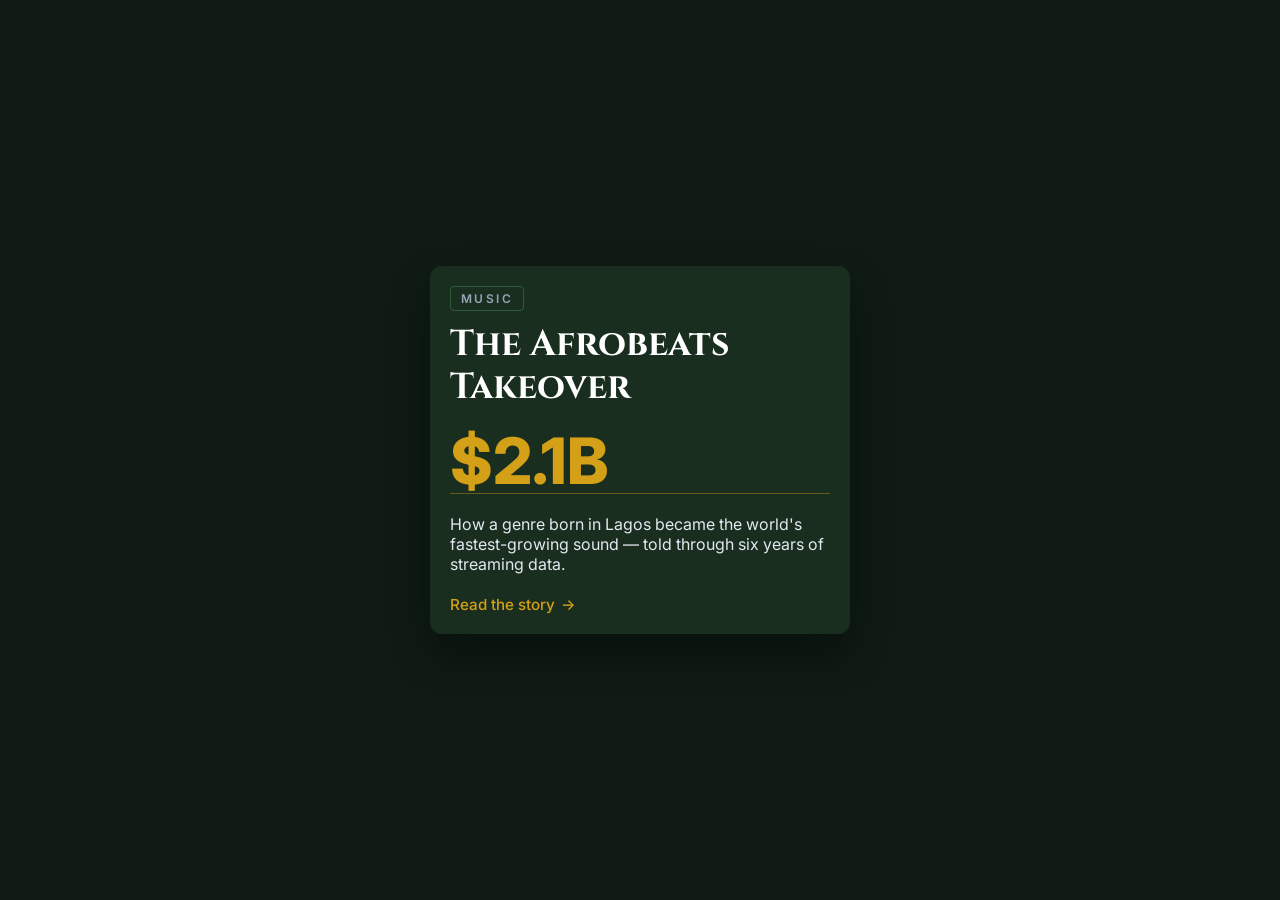
<file: Assesment 2/index.html>
<!doctype html>
<html lang="en">
  <head>
    <meta charset="UTF-8" />
    <meta name="viewport" content="width=device-width, initial-scale=1.0" />
    <title>DataZoba Story Card</title>
    <link rel="preconnect" href="https://fonts.googleapis.com" />
    <link rel="preconnect" href="https://fonts.gstatic.com" crossorigin />
    <link
      href="https://fonts.googleapis.com/css2?family=Cinzel:wght@700&family=Inter:wght@400;500;600&display=swap"
      rel="stylesheet"
    />
  </head>
  <style>
    :root {
      --bg-main: #0f1b14;
      --bg-card: #1a2e1f;
      --color-gold: #d4a017;
      --color-green-border: #2e5a39;
      --color-text-main: #e2e8f0;
      --color-text-muted: #94a3b8;

      --font-serif: "Cinzel", Georgia, serif;
      --font-sans: "Inter", system-ui, sans-serif;
    }

    * {
      margin: 0;
      padding: 0;
      box-sizing: border-box;
    }

    body {
      background-color: var(--bg-main);
      font-family: var(--font-sans);
      color: var(--color-text-main);
      min-height: 100vh;
    }

    .presentation-container {
      display: flex;
      align-items: center;
      justify-content: center;
      min-height: 100vh;
      padding: 20px;
    }
    .story-card {
      background-color: var(--bg-card);
      padding: 20px;
      width: 100%;
      max-width: 420px;
      border-radius: 12px;
      box-shadow: 0 20px 40px rgba(0, 0, 0, 0.4);
      display: flex;
      flex-direction: column;
      gap: 20px;
      transition:
        transform 0.3s ease,
        box-shadow 0.3s ease;
    }

    .story-card:hover {
      transform: translateY(-4px);
      box-shadow: 0 24px 48px rgba(0, 0, 0, 0.5);
    }

    .topic-tag {
      align-self: flex-start;
      font-size: 0.75rem;
      font-weight: 600;
      letter-spacing: 0.15rem;
      text-transform: uppercase;
      font-variant: small-caps;
      color: var(--color-text-muted);
      border: 1px solid var(--color-green-border);
      padding: 4px 10px;
      border-radius: 4px;
      margin-bottom: 12px;
      display: inline-block;
    }

    .story-title {
      font-family: var(--font-serif);
      font-size: 2.25rem;
      line-height: 1.2;
      font-weight: 700;
      color: #ffffff;
    }

    .data-stat {
      font-family: var(--font-sans);
      font-size: 4rem;
      font-weight: 800;
      color: var(--color-gold);
      line-height: 1;
    }

    .stat-divider {
      border: none;
      height: 1px;
      background-color: var(--color-gold);
      opacity: 0.4;
      width: 100%;
    }

    .story-description {
      font-size: 1rem;
      line-height: 1.6;
      color: var(--color-text-muted);
    }

    .cta-link {
      color: var(--color-gold);
      text-decoration: none;
      font-weight: 500;
      font-size: 0.95rem;
      display: inline-flex;
      align-items: center;
      gap: 6px;
      transition: gap 0.2s ease;
    }

    .cta-link:hover {
      text-decoration: underline;
      gap: 10px;
    }
  </style>
  <body>
    <main class="presentation-container">
      <article class="story-card">
        <header class="card-header">
          <span class="topic-tag">Music</span>
          <h1 class="story-title">The Afrobeats Takeover</h1>
        </header>

        <div class="stat-container">
          <div class="data-stat">$2.1B</div>
          <hr class="stat-divider" />
        </div>
        <p class="stroy description">
          How a genre born in Lagos became the world's fastest-growing sound —
          told through six years of streaming data.
        </p>
        <footer class="card-footer">
          <a class="cta-link" href="#">
            Read the story
            <span class="arrow" aria-hidden="true">&rarr;</span>
          </a>
        </footer>
      </article>
    </main>
  </body>
</html>
</file>
